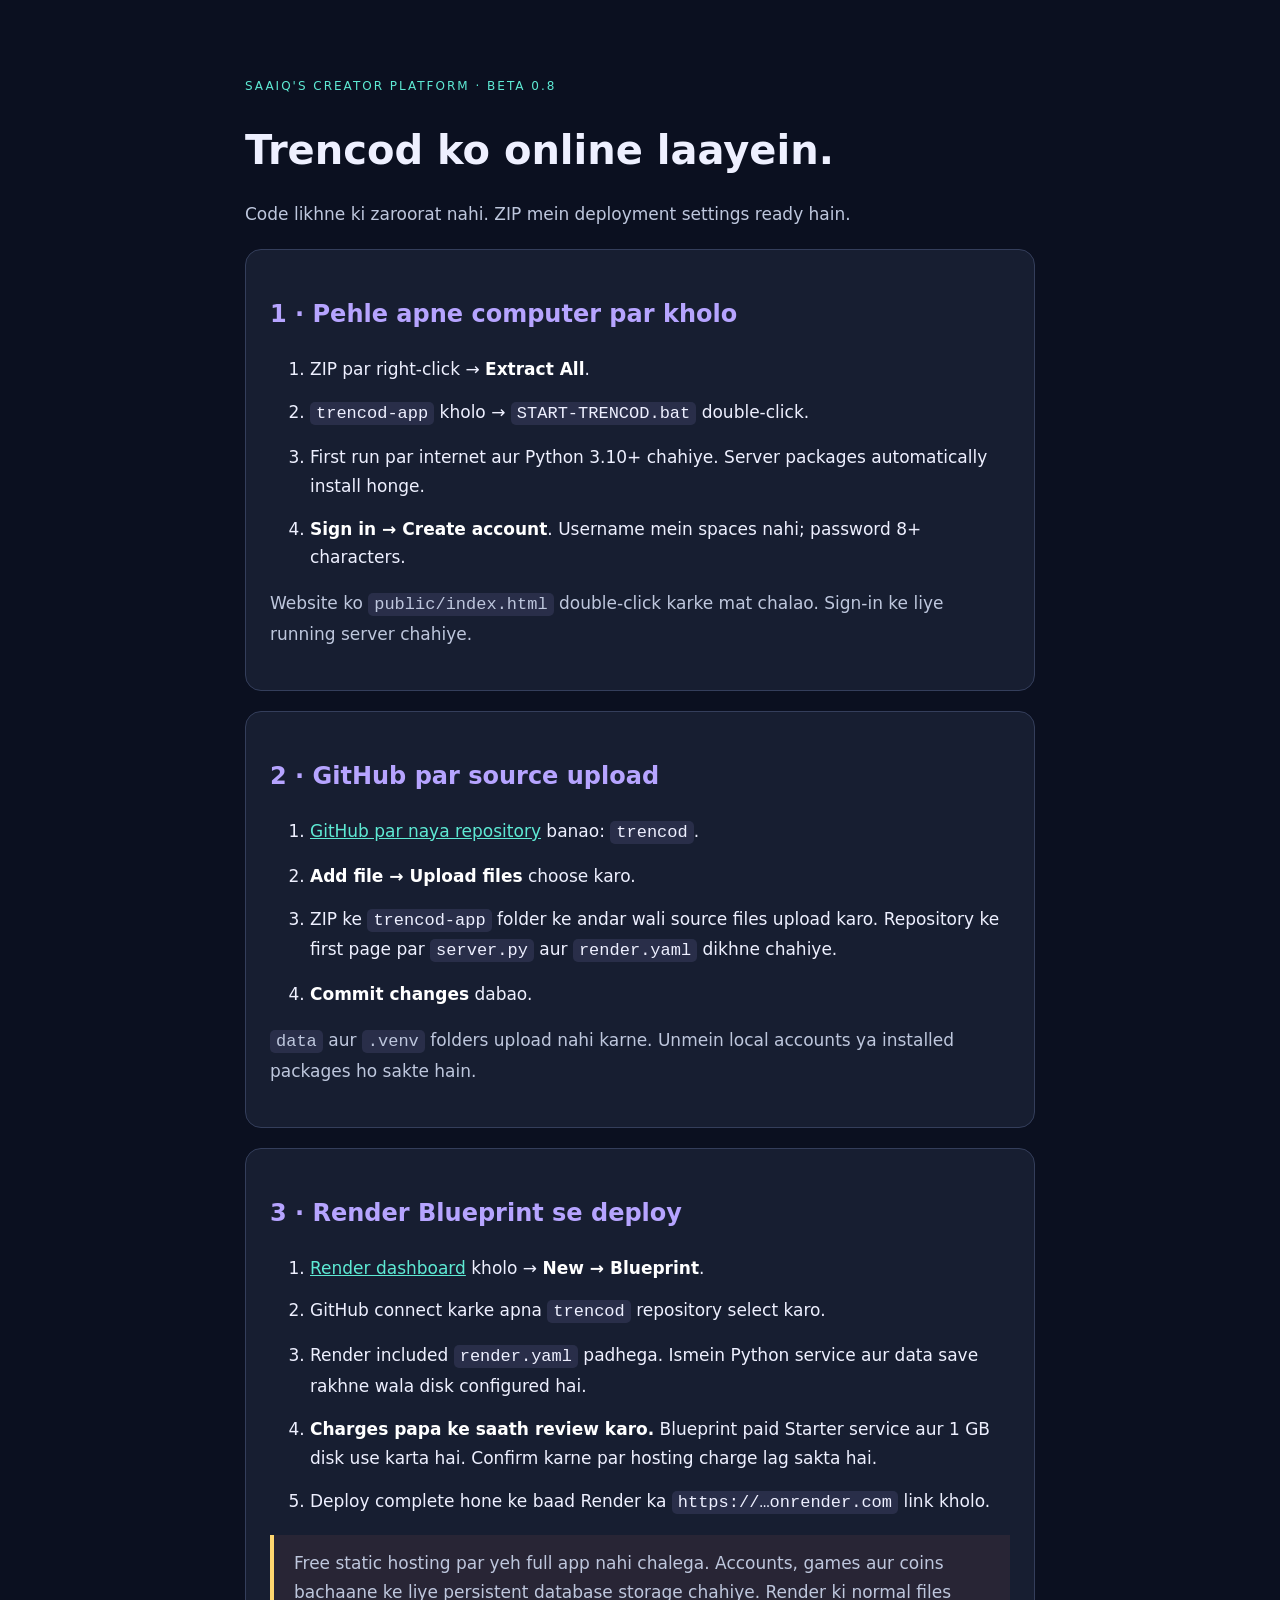
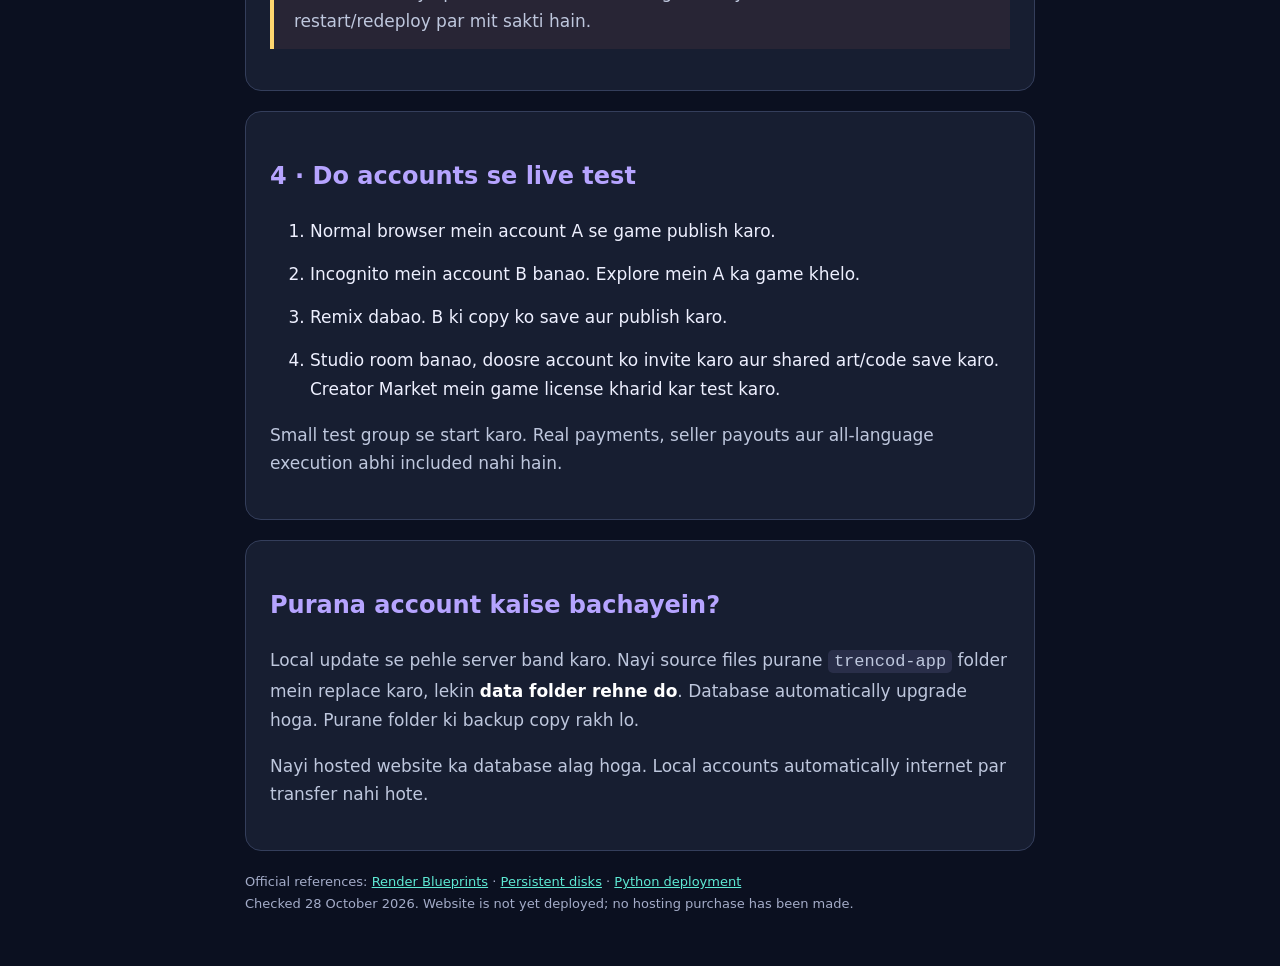
<file: UPLOAD-GUIDE.html>
<!doctype html><html lang="en"><head><meta charset="utf-8"><meta name="viewport" content="width=device-width,initial-scale=1"><title>Trencod · Upload guide</title><style>*{box-sizing:border-box}body{margin:0;background:#0b1020;color:#eef0ff;font:17px/1.7 system-ui}main{max-width:850px;margin:40px auto;padding:30px}h1{font-size:40px;line-height:1.2}h2{font-size:24px;color:#b6a4ff}section{background:#171e31;border:1px solid #343e5b;border-radius:16px;padding:24px;margin:20px 0}a{color:#5eead4}li{margin:14px 0}code{background:#292e49;padding:2px 6px;border-radius:5px;overflow-wrap:anywhere}.note{border-left:4px solid #ffd76f;padding:14px 20px;background:#282535}p{color:#bec7dd}strong{color:#fff}.label{color:#5eead4;font-size:12px;letter-spacing:2px}footer{font-size:13px;color:#a4acc8}</style></head><body><main><span class="label">SAAIQ'S CREATOR PLATFORM · BETA 0.8</span><h1>Trencod ko online laayein.</h1><p>Code likhne ki zaroorat nahi. ZIP mein deployment settings ready hain.</p><section><h2>1 · Pehle apne computer par kholo</h2><ol><li>ZIP par right-click → <strong>Extract All</strong>.</li><li><code>trencod-app</code> kholo → <code>START-TRENCOD.bat</code> double-click.</li><li>First run par internet aur Python 3.10+ chahiye. Server packages automatically install honge.</li><li><strong>Sign in → Create account</strong>. Username mein spaces nahi; password 8+ characters.</li></ol><p>Website ko <code>public/index.html</code> double-click karke mat chalao. Sign-in ke liye running server chahiye.</p></section><section><h2>2 · GitHub par source upload</h2><ol><li><a href="https://github.com/new">GitHub par naya repository</a> banao: <code>trencod</code>.</li><li><strong>Add file → Upload files</strong> choose karo.</li><li>ZIP ke <code>trencod-app</code> folder ke andar wali source files upload karo. Repository ke first page par <code>server.py</code> aur <code>render.yaml</code> dikhne chahiye.</li><li><strong>Commit changes</strong> dabao.</li></ol><p><code>data</code> aur <code>.venv</code> folders upload nahi karne. Unmein local accounts ya installed packages ho sakte hain.</p></section><section><h2>3 · Render Blueprint se deploy</h2><ol><li><a href="https://dashboard.render.com">Render dashboard</a> kholo → <strong>New → Blueprint</strong>.</li><li>GitHub connect karke apna <code>trencod</code> repository select karo.</li><li>Render included <code>render.yaml</code> padhega. Ismein Python service aur data save rakhne wala disk configured hai.</li><li><strong>Charges papa ke saath review karo.</strong> Blueprint paid Starter service aur 1 GB disk use karta hai. Confirm karne par hosting charge lag sakta hai.</li><li>Deploy complete hone ke baad Render ka <code>https://…onrender.com</code> link kholo.</li></ol><p class="note">Free static hosting par yeh full app nahi chalega. Accounts, games aur coins bachaane ke liye persistent database storage chahiye. Render ki normal files restart/redeploy par mit sakti hain.</p></section><section><h2>4 · Do accounts se live test</h2><ol><li>Normal browser mein account A se game publish karo.</li><li>Incognito mein account B banao. Explore mein A ka game khelo.</li><li>Remix dabao. B ki copy ko save aur publish karo.</li><li>Studio room banao, doosre account ko invite karo aur shared art/code save karo. Creator Market mein game license kharid kar test karo.</li></ol><p>Small test group se start karo. Real payments, seller payouts aur all-language execution abhi included nahi hain.</p></section><section><h2>Purana account kaise bachayein?</h2><p>Local update se pehle server band karo. Nayi source files purane <code>trencod-app</code> folder mein replace karo, lekin <strong>data folder rehne do</strong>. Database automatically upgrade hoga. Purane folder ki backup copy rakh lo.</p><p>Nayi hosted website ka database alag hoga. Local accounts automatically internet par transfer nahi hote.</p></section><footer>Official references: <a href="https://render.com/docs/blueprint-spec">Render Blueprints</a> · <a href="https://render.com/docs/disks">Persistent disks</a> · <a href="https://render.com/docs/deploy-flask">Python deployment</a><br>Checked 28 October 2026. Website is not yet deployed; no hosting purchase has been made.</footer></main></body></html>
</file>
